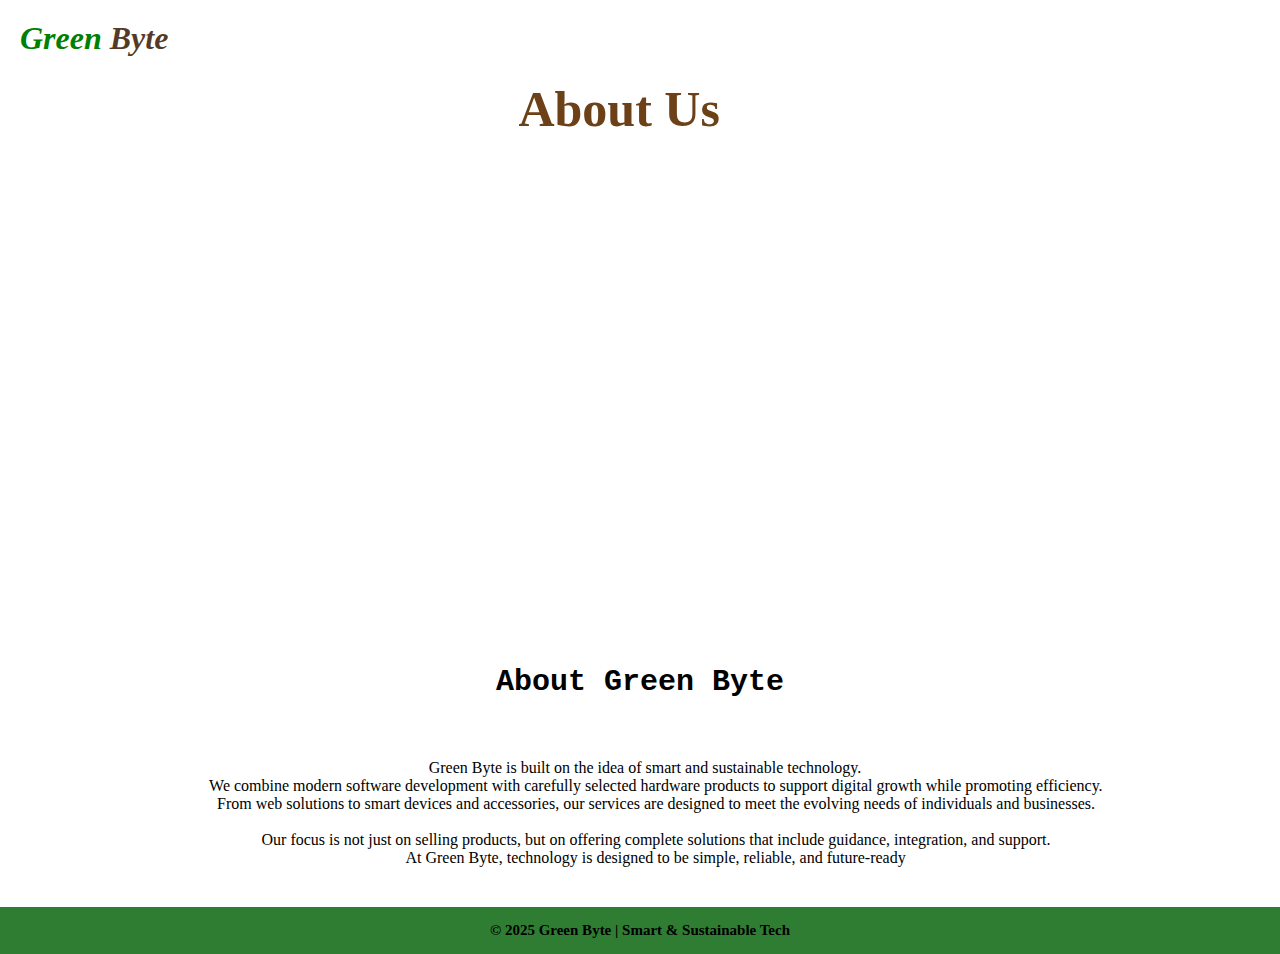
<file: about.html>
<!DOCTYPE html>
<html lang="en">
<head>
    <title>About</title>
    <link rel="stylesheet" href="style.css">
   
</head>

<body>
    <header class="body1">
        <div class="logo1"><h1> <i><span style="color: green; ">Green </span> <span style="color: rgba(64, 30, 6, 0.879); ">Byte </span></i></h1></div>
        <div><h1 class="about">About Us</h1></div>
    </header>
     <h2 class="head1">About Green Byte</h2>
    <pre class="pre1">Green Byte is built on the idea of smart and sustainable technology.
        We combine modern software development with carefully selected hardware products to support digital growth while promoting efficiency.
        From web solutions to smart devices and accessories, our services are designed to meet the evolving needs of individuals and businesses.

        Our focus is not just on selling products, but on offering complete solutions that include guidance, integration, and support.
        At Green Byte, technology is designed to be simple, reliable, and future-ready</pre>
      <footer>
            <p>© 2025 Green Byte | Smart & Sustainable Tech</p>
        </footer>
</body>
</html>
</file>
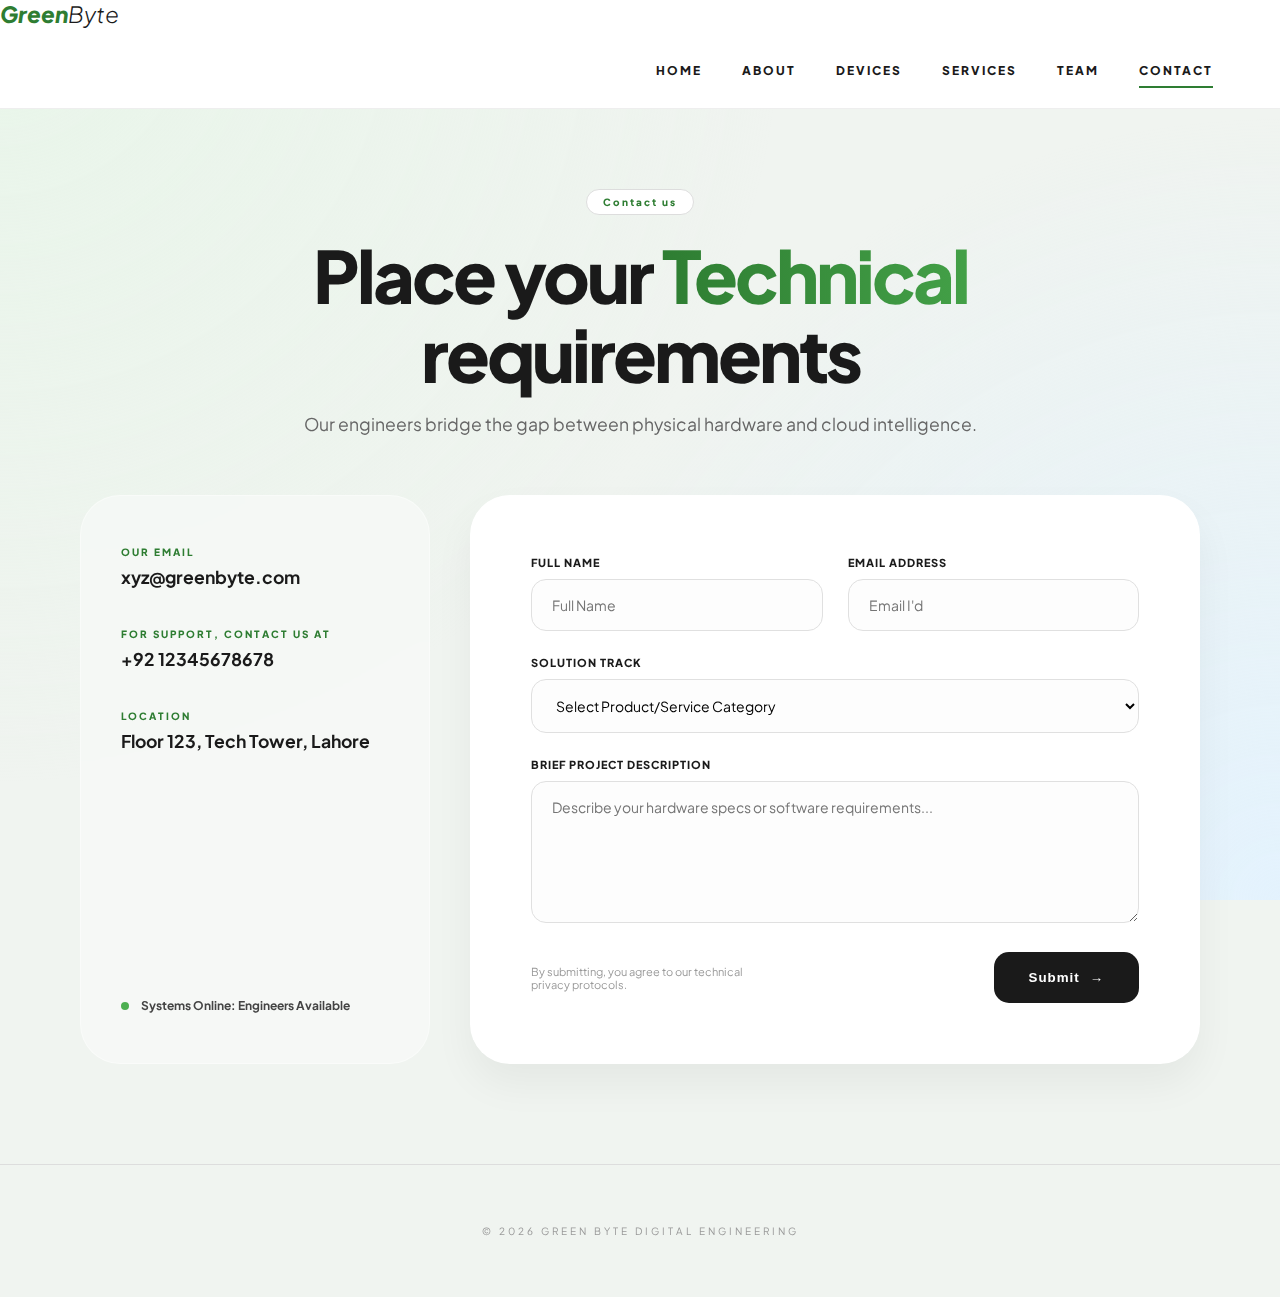
<file: contact.html>
<!DOCTYPE html>
<html lang="en">
<head>
    <meta charset="UTF-8">
    <meta name="viewport" content="width=device-width, initial-scale=1.0">
    <title>Contact | Green Byte</title>
    <link rel="stylesheet" href="styleservices.css">
    <link rel="stylesheet" href="contact.css">
</head>
<body>
    <div class="mesh-gradient"></div>

    <header class="main-header">
        <div class="logo">
            <h1><i><span class="green">Green</span><span class="byte">Byte</span></i></h1>
        </div>
        <nav class="nav-bar">
            <ul>
                <li><a href="index.html">HOME</a></li>
                <li><a href="about.html">ABOUT</a></li>
                <li><a href="devices.html">DEVICES</a></li>
                <li><a href="services.html">SERVICES</a></li>
                <li><a href="team.html">TEAM</a></li>
                <li><a href="contact.html" class="active">CONTACT</a></li>
            </ul>
        </nav>
    </header>

    <section class="hero-section">
        <div class="badge">Contact us</div>
        <h1>Place your <span class="text-gradient">Technical</span> requirements</h1>
        <p>Our engineers bridge the gap between physical hardware and cloud intelligence.</p>
    </section>

    <main class="contact-grid-system">
        
        <aside class="contact-sidebar">
            <div class="info-block">
                <span class="label">Our Email <Address></Address></span>
                <p class="data">xyz@greenbyte.com</p>
            </div>
            <div class="info-block">
                <span class="label">For Support, Contact us at</span>
                <p class="data">+92 12345678678</p>
            </div>
            <div class="info-block">
                <span class="label">Location</span>
                <p class="data">Floor 123, Tech Tower, Lahore</p>
            </div>
            
            <div class="availability-status">
                <div class="pulse-dot"></div>
                <span>Systems Online: Engineers Available</span>
            </div>
        </aside>

        <section class="form-container-glass">
            <form action="#">
                <div class="input-row">
                    <div class="input-group">
                        <label>Full Name</label>
                        <input type="text" placeholder="Full Name" required>
                    </div>
                    <div class="input-group">
                        <label>Email Address</label>
                        <input type="email" placeholder="Email I'd" required>
                    </div>
                </div>

                <div class="input-group">
                    <label>Solution Track</label>
                    <select required>
                        <option value="" disabled selected>Select Product/Service Category</option>
                        <optgroup label="Hardware Engineering">
                             <option>Laptop</option>
                            <option>Mobile Phone</option>
                            <option>Wireless Earbuds</option>
                            <option>Headphone</option>
                            <option>Fast Charger</option>
                            <option>Power Bank</option>
                            <option>Smart Watches</option>
                            <option>Bluetooth Speakers</option>
                            <option>Wireless Mouse</option>
                        </optgroup>
                        <optgroup label="Software Solutions">
                            <option>Web Development</option>
                            <option>Mobile App Development</option>
                            <option>Cybersecurity Services</option>
                            <option>Software Development</option>
                            <option>Cloud Solutions</option>
                        </optgroup>
                    </select>
                </div>

                <div class="input-group">
                    <label>Brief Project Description</label>
                    <textarea rows="6" placeholder="Describe your hardware specs or software requirements..."></textarea>
                </div>

                <div class="form-footer">
                    <p class="disclaimer">By submitting, you agree to our technical privacy protocols.</p>
                    <button type="submit" class="prime-btn">Submit<span>→</span></button>
                </div>
            </form>
        </section>
    </main>

    <footer class="minimal-footer">
        <p>&copy; 2026 GREEN BYTE DIGITAL ENGINEERING</p>
    </footer>
</body>
</html>
</file>
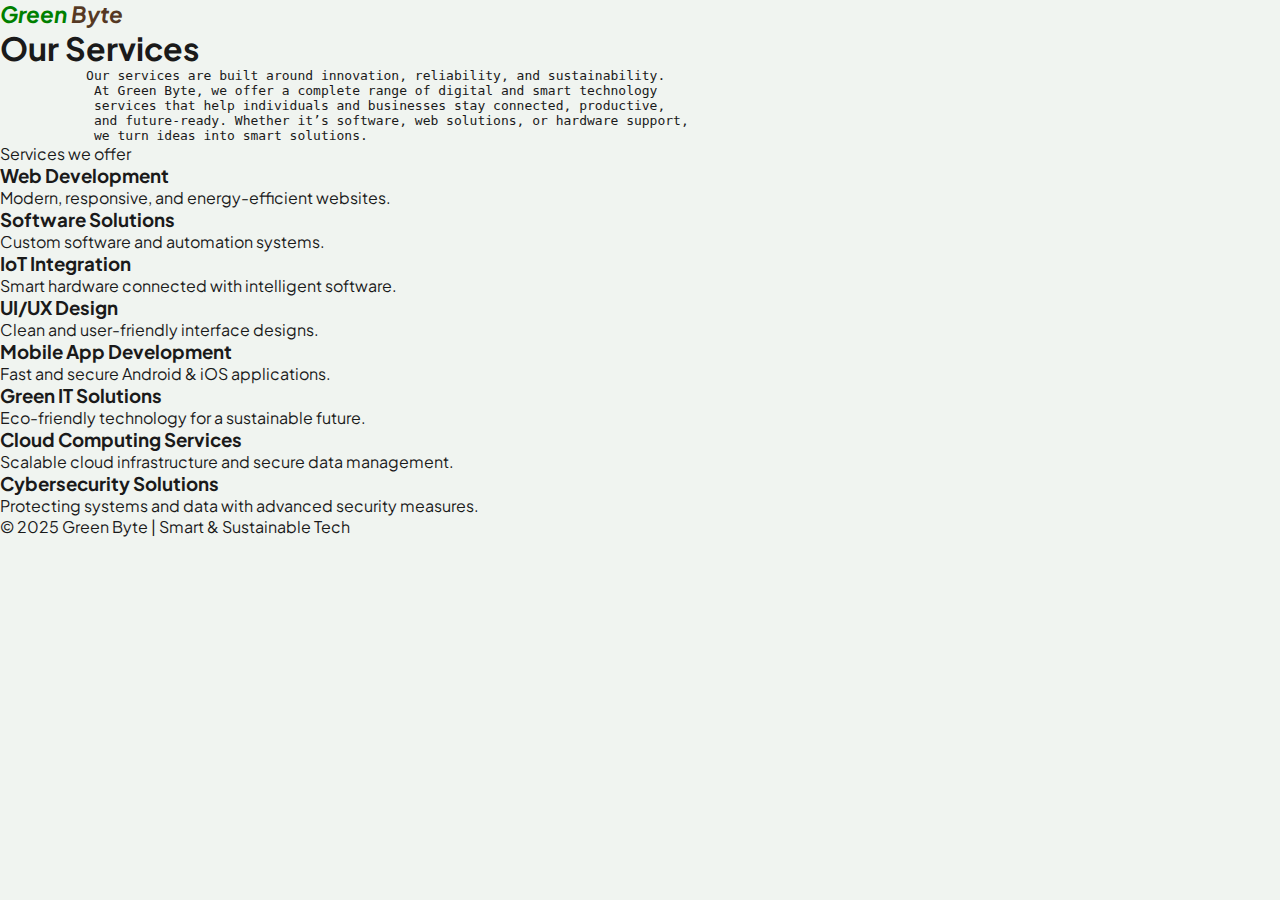
<file: services.html>
<!DOCTYPE html>
<html lang="en">
<head>
    <link rel="stylesheet" href="styleservices.css">
    <title>Services</title>
</head>
<body>
    <header class="header">
         <div class="logo"><h1> <i><span style="color: green; ">Green </span> <span style="color: rgba(64, 30, 6, 0.879); ">Byte </span></i></h1></div>
         <div><h1 class="h1">Our Services</h1></div>
         <pre class="pre">           Our services are built around innovation, reliability, and sustainability.
            At Green Byte, we offer a complete range of digital and smart technology 
            services that help individuals and businesses stay connected, productive,
            and future-ready. Whether it’s software, web solutions, or hardware support,
            we turn ideas into smart solutions.</pre>
            
    </header>

<section class="services">
    <div class="center">
            <p>Services we offer</p>
         </div>
  <div class="service-container">

    <div class="service-card">
      <h3>Web Development</h3>
      <p>Modern, responsive, and energy-efficient websites.</p>
    </div>

    <div class="service-card">
      <h3>Software Solutions</h3>
      <p>Custom software and automation systems.</p>
    </div>

    <div class="service-card">
      <h3>IoT Integration</h3>
      <p>Smart hardware connected with intelligent software.</p>
    </div>

    <div class="service-card">
      <h3>UI/UX Design</h3>
      <p>Clean and user-friendly interface designs.</p>
    </div>

    <div class="service-card">
      <h3>Mobile App Development</h3>
      <p>Fast and secure Android & iOS applications.</p>
    </div>

    <div class="service-card">
      <h3>Green IT Solutions</h3>
      <p>Eco-friendly technology for a sustainable future.</p>
    </div>
    <div class="service-card">
  <h3>Cloud Computing Services</h3>
  <p>Scalable cloud infrastructure and secure data management.</p>
</div>

<div class="service-card">
  <h3>Cybersecurity Solutions</h3>
  <p>Protecting systems and data with advanced security measures.</p>
</div>
  </div>
</section>

<footer>
     <p>© 2025 Green Byte | Smart & Sustainable Tech</p>
</footer> 
</body>
</html>
</file>
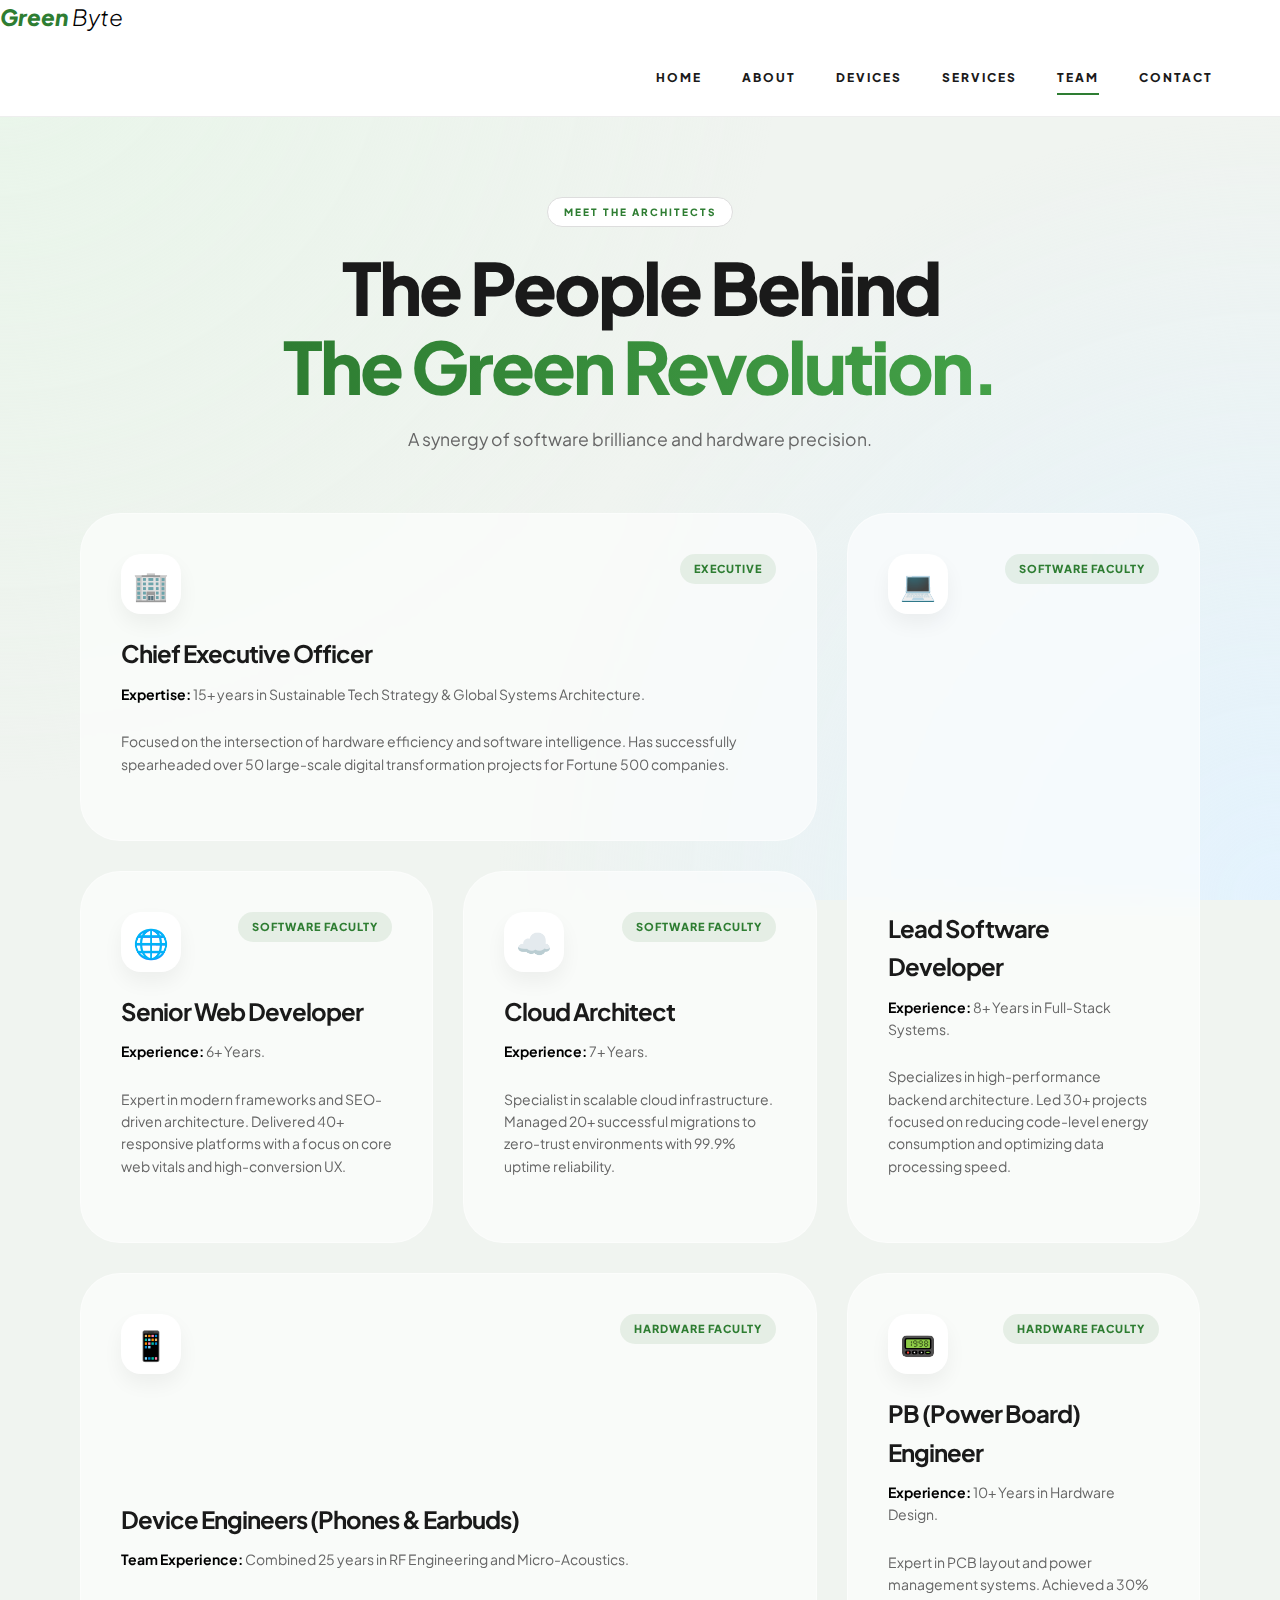
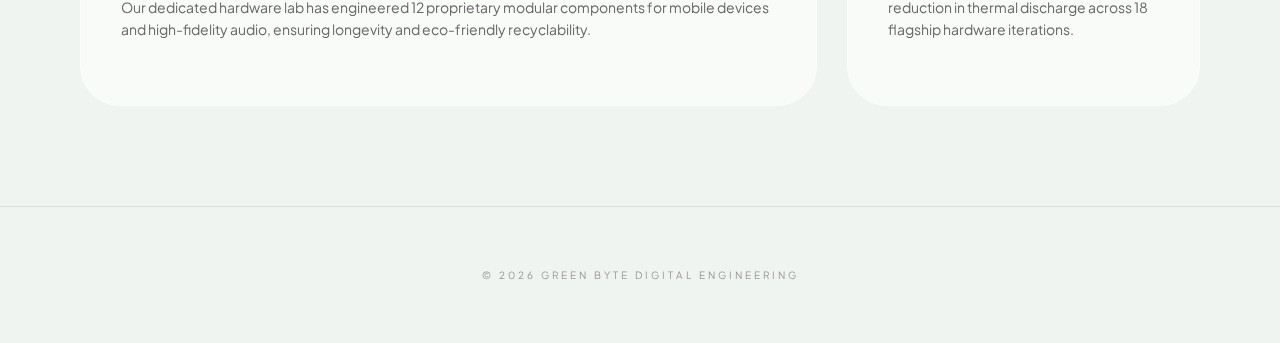
<file: team.html>
<!DOCTYPE html>
<html lang="en">
<head>
    <meta charset="UTF-8">
    <meta name="viewport" content="width=device-width, initial-scale=1.0">
    <title>Our Team | Green Byte</title>
    <link rel="stylesheet" href="team.css">
    <link rel="stylesheet" href="styleservices.css">
</head>
<body>

    <div class="mesh-gradient"></div>

    <header class="main-header">
        <div class="logo">
            <h1><i><span class="green">Green</span> <span class="byte">Byte</span></i></h1>
        </div>
        <nav class="nav-bar">
            <ul>
                <li><a href="index.html">HOME</a></li>
                <li><a href="about.html">ABOUT</a></li>
                <li><a href="devices.html">DEVICES</a></li>
                <li><a href="services.html">SERVICES</a></li>
                <li><a href="team.html" class="active">TEAM</a></li>
                <li><a href="contact.html">CONTACT</a></li>
            </ul>
        </nav>
    </header>

    <section class="hero-section">
        <div class="badge">MEET THE ARCHITECTS</div>
        <h1>The People Behind<br><span class="text-gradient">The Green Revolution.</span></h1>
        <p>A synergy of software brilliance and hardware precision.</p>
    </section>

 <main class="bento-container">
        
        <div class="glass-card wide">
            <div class="card-head">
                <div class="icon-box">🏢</div>
                <span class="price-tag">EXECUTIVE</span>
            </div>
            <div class="card-info">
                <h3>Chief Executive Officer</h3>
                <p><b>Expertise:</b> 15+ years in Sustainable Tech Strategy & Global Systems Architecture.</p>
                <p>Focused on the intersection of hardware efficiency and software intelligence. Has successfully spearheaded over 50 large-scale digital transformation projects for Fortune 500 companies.</p>
            </div>
        </div>

        <div class="glass-card tall">
            <div class="card-head">
                <div class="icon-box">💻</div>
                <span class="price-tag">SOFTWARE FACULTY</span>
            </div>
            <div class="card-info">
                <h3>Lead Software Developer</h3>
                <p><b>Experience:</b> 8+ Years in Full-Stack Systems.</p>
                <p>Specializes in high-performance backend architecture. Led 30+ projects focused on reducing code-level energy consumption and optimizing data processing speed.</p>
            </div>
        </div>

        <div class="glass-card">
            <div class="card-head">
                <div class="icon-box">🌐</div>
                <span class="price-tag">SOFTWARE FACULTY</span>
            </div>
            <div class="card-info">
                <h3>Senior Web Developer</h3>
                <p><b>Experience:</b> 6+ Years.</p>
                <p>Expert in modern frameworks and SEO-driven architecture. Delivered 40+ responsive platforms with a focus on core web vitals and high-conversion UX.</p>
            </div>
        </div>

        <div class="glass-card">
            <div class="card-head">
                <div class="icon-box">☁️</div>
                <span class="price-tag">SOFTWARE FACULTY</span>
            </div>
            <div class="card-info">
                <h3>Cloud Architect</h3>
                <p><b>Experience:</b> 7+ Years.</p>
                <p>Specialist in scalable cloud infrastructure. Managed 20+ successful migrations to zero-trust environments with 99.9% uptime reliability.</p>
            </div>
        </div>

        <div class="glass-card wide">
            <div class="card-head">
                <div class="icon-box">📱</div>
                <span class="price-tag">HARDWARE FACULTY</span>
            </div>
            <div class="card-info">
                <h3>Device Engineers (Phones & Earbuds)</h3>
                <p><b>Team Experience:</b> Combined 25 years in RF Engineering and Micro-Acoustics.</p>
                <p>Our dedicated hardware lab has engineered 12 proprietary modular components for mobile devices and high-fidelity audio, ensuring longevity and eco-friendly recyclability.</p>
            </div>
        </div>

        <div class="glass-card">
            <div class="card-head">
                <div class="icon-box">📟</div>
                <span class="price-tag">HARDWARE FACULTY</span>
            </div>
            <div class="card-info">
                <h3>PB (Power Board) Engineer</h3>
                <p><b>Experience:</b> 10+ Years in Hardware Design.</p>
                <p>Expert in PCB layout and power management systems. Achieved a 30% reduction in thermal discharge across 18 flagship hardware iterations.</p>
            </div>
        </div>

    </main>

    <footer class="minimal-footer">
        <p>© 2026 Green Byte Digital Engineering</p>
    </footer>

</body>
</html>
</file>
<file: style.css>
*{
    margin: 0%;
}
body
{
  background-color:rgb(255, 255, 255); 
}      
.decor
{
   display: flex;
   text-align: center; 
   text-indent: 50px;
   font-family: 'Courier New', Courier, monospace;
   font-weight: bolder;
   color: rgba(19, 6, 4, 0.943);
   justify-content: space-between;
   margin-right: 40px;
   position: sticky;
}
h1
{
    font-weight:900;
}
nav a
{
    color:rgb(8, 4, 4);
    font-size: larger;
    justify-content: flex-end; 
    text-decoration: none;
    margin-top: 50px;
}
a:hover
{
    color: rgb(98, 42, 7);
}
.logo
{
    justify-content: flex-start;
    margin: auto;
    margin-left: 0px; 
    font-weight: bolder;

}
.display
{
  display: flex;         
  gap: 10px;
  border-style: ridge ;
  margin-top: auto;
  height: 50vh;
  }

.img1
{

    height: 30vh;           
    margin: 30px;
    width: 250px; 
    border-radius: 12px;
    transform: rotate(3deg);
}
.img2
{
    height: 30vh;           
    margin: 30px;
    width: 250px; 
    border-radius: 12px;
    transform: rotate(3deg); 
}
.img3
{
    height: 30vh; 
    width: 250px;          
    margin: 30px;
    border-radius: 12px;
    transform: rotate(3deg); 
}
.img4
{
    height: 30vh; 
    width: 250px;          
    margin: 30px;
    border-radius: 12px;
    transform: rotate(3deg); 
}
header{
     height: 70vh;
     
    background:
        linear-gradient(rgba(47,125,50,0.8), rgba(109,76,65,0.7)),
        url("https://images.unsplash.com/photo-1501004318641-b39e6451bec6");
    background-size: cover;
    background-position: center ;
    
    color: white;
    margin: 0px;
}
.para
{
    text-align: center;
    font-style:oblique;
    padding-top: 100px ;
    text-align: center;
    margin: auto;
}
h2
{
    font-size:50px;
    text-align: center;
    padding-bottom: 20px;
    margin-top: 5px;
}
.para p
{
margin-top: auto;
}
.para a
{
    margin-top: 12px;
    display: inline-block;
    background: #ffffff;
    color: #2f7d32;
    padding: 12px 25px;
    text-decoration: none;
    border-radius: 25px;
    font-weight: bold;
}
footer
{
    text-align: center;
    background-color: #2f7d32;
    padding: 15px;
    font-size: 15px;
    font-weight: bold;
    margin: auto;
}
h3
{
 text-align: center;
 padding: 12px;
 font-display: block;
 font-weight: bolder;
}
.contact 
{
    text-align: center;
    background-image: url("https://encrypted-tbn0.gstatic.com/images?q=tbn:ANd9GcT2s-OTp-9-fq3WXzV92yQRg4Sq4_jzYEp74g&s");
    background-size: cover;
    padding: 12px;
   text-indent: 20px;
   color: rgb(39, 29, 11);
}
.email
{

    text-align: left;
    padding-left: 300px;
    text-indent: 20px;
}
.phone
{
    text-align: left;
    padding-left:700px;
    text-indent: 20px;
}
.location
{
   text-align: center;
    text-indent: 20px;
}
.about
{
    color:rgba(97, 51, 8, 0.932);
    font-size:50px;
    text-align: center;
    padding: 10px;
    margin: 70px;
    padding-left: 260px;
    
}
.body1
{
    display: flex;
    background-image: url("https://images.unsplash.com/photo-1546146830-2cca9512c68e?w=600&auto=format&fit=crop&q=60&ixlib=rb-4.1.0&ixid=M3wxMjA3fDB8MHxzZWFyY2h8NDd8fHByb2dyYW1taW5nfGVufDB8fDB8fHww");
    background-size: cover;
}
.pre1
{
    text-align: center;
    color:rgb(0, 0, 0);
    padding: 30px;
    padding-bottom: 40px;
    font-family: 'Times New Roman', Times, serif;
    text-indent: 10px;
}
.logo1
{
    text-align: left;
    padding: 20px ;
}
.head1
{
   text-align: center;
   font-size: 30px;
   padding: 30px;
   font-family: 'Courier New', Courier, monospace;

}
</file>
<file: styleservices.css>
@import url('https://fonts.googleapis.com/css2?family=Plus+Jakarta+Sans:wght@300;500;700;800&display=swap');

:root {
    --primary: #2e7d32;
    --accent: #1a1a1a;
    --glass: rgba(255, 255, 255, 0.6);
    --border: rgba(255, 255, 255, 0.4);
    --shadow: 0 20px 40px rgba(0,0,0,0.05);
}

* { margin: 0; padding: 0; box-sizing: border-box; }

body {
    font-family: 'Plus Jakarta Sans', sans-serif;
    background: #f0f4f0;
    color: var(--accent);
    overflow-x: hidden;
}

/* --- ANIMATED MESH BACKGROUND --- */
.mesh-gradient {
    position: fixed;
    top: 0; left: 0; width: 100%; height: 100%;
    background: radial-gradient(circle at 0% 0%, #e8f5e9 0%, transparent 50%),
                radial-gradient(circle at 100% 100%, #e3f2fd 0%, transparent 50%);
    z-index: -1;
}
/* ================= NAVBAR ================= */
.main-header {
    position: sticky;
    top: 0;
    z-index: 1000;
    background: #ffffff;
    border-bottom: 1px solid #eee;
    width: 190%; /* Ensures it spans full width */
}

/* container */
.nav-bar {
    max-width: 1200px;
    margin: 0 auto;
    padding: 0 40px;
    height: 80px; /* Fixed height helps keep things on one line */
    
    display: flex;
    align-items: center;
    justify-content: space-between; /* This forces Logo Left and Nav Right */
    flex-wrap: nowrap; /* Prevents the nav from dropping to a second line */
}

/* -------- LOGO LEFT -------- */
.logo {
    display: flex;
    align-items: center;
    flex-shrink: 0;
}

.logo h1 {
    font-size: 1.4rem;
    margin: 0;
    white-space: nowrap; /* Keeps "Green Byte" on one line */
}
.green {
    color: var(--primary);
    font-weight: 800;
}

.byte {
    color: var(--black);
    font-weight: 300; /* As per your original style */
}

/* -------- NAV RIGHT -------- */
.nav-bar ul {
    list-style: none;
    display: flex;
    gap: 40px; 
    margin: 0;
    padding: 0;
    align-items: center;
}

.nav-bar a {
    text-decoration: none;
    color: var(--accent);
    font-size: 12px;
    font-weight: 800;
    letter-spacing: 2px;
    text-transform: uppercase;
    position: relative;
    padding: 10px 0;
    white-space: nowrap; /* Prevents menu items like "CONTACT" from breaking */
}

/* Underline Animation (matching your video) */
.nav-bar a::after {
    content: '';
    position: absolute;
    bottom: 0;
    left: 0;
    width: 100%; /* Spans full width of text, not just a small bar */
    height: 2px;
    background-color: var(--primary);
    transform: scaleX(0);
    transition: transform 0.3s ease;
}

.nav-bar a:hover::after,
.nav-bar a.active::after {
    transform: scaleX(1);
}

/* --- HERO --- */
.hero-section {
    padding: 80px 8% 60px; text-align: center;
}

.badge {
    display: inline-block; padding: 6px 16px; border-radius: 50px;
    background: white; border: 1px solid #ddd; font-size: 10px;
    font-weight: 800; letter-spacing: 2px; margin-bottom: 20px;
    color: var(--primary);
}

.hero-section h1 {
    font-size: clamp(2.5rem, 6vw, 4.5rem); line-height: 1.1;
    letter-spacing: -3px; font-weight: 800;
}

.text-gradient {
    background: linear-gradient(90deg, #2e7d32, #43a047);
    background-clip: text;
    -webkit-background-clip: text;
    color: transparent;
}


.hero-section p { font-size: 1.1rem; color: #666; margin-top: 20px; }

/* --- BENTO GRID --- */
.bento-container {
    max-width: 1200px; margin: 0 auto 100px;
    display: grid; grid-template-columns: repeat(3, 1fr);
    grid-auto-rows: minmax(280px, auto); gap: 30px; padding: 0 40px;
}

.glass-card {
    background: var(--glass); border: 1px solid var(--border);
    backdrop-filter: blur(15px); border-radius: 40px;
    padding: 40px; display: flex; flex-direction: column;
    justify-content: space-between; transition: 0.5s cubic-bezier(0.2, 1, 0.3, 1);
}

.glass-card.wide { grid-column: span 2; }
.glass-card.tall { grid-row: span 2; }

/* --- CARD INTERNALS --- */
.card-head { display: flex; justify-content: space-between; align-items: flex-start; margin-bottom: 20px; }

.icon-box {
    width: 60px; height: 60px; border-radius: 20px;
    display: flex; align-items: center; justify-content: center;
    font-size: 1.8rem; background: white; box-shadow: 0 10px 20px rgba(0,0,0,0.05);
}

.price-tag {
    font-size: 11px; font-weight: 800; color: var(--primary);
    background: rgba(46, 125, 50, 0.1); padding: 6px 14px; border-radius: 50px;
}

.card-info h3 { font-size: 1.5rem; letter-spacing: -1px; margin-bottom: 10px; }
.card-info p { font-size: 14px; color: #666; line-height: 1.6; margin-bottom: 25px; }

.cta-link {
    text-decoration: none; color: var(--primary); font-weight: 800;
    font-size: 12px; letter-spacing: 1px; transition: 0.3s;
    display: inline-block;
}

.cta-link span { transition: 0.3s; display: inline-block; }
.cta-link:hover span { transform: translateX(5px); }

/* --- HOVER MAGIC --- */
.glass-card:hover {
    transform: translateY(-10px); background: white;
    box-shadow: 0 40px 80px rgba(0,0,0,0.08); border-color: var(--primary);
}

/* --- FOOTER --- */
.minimal-footer {
    padding: 60px; text-align: center; border-top: 1px solid #ddd;
    font-size: 10px; letter-spacing: 3px; color: #999;
}

/* --- RESPONSIVE --- */
@media (max-width: 992px) {
    .bento-container { grid-template-columns: 1fr 1fr; }
    .glass-card.wide { grid-column: span 1; }
}

@media (max-width: 650px) {
    .bento-container { grid-template-columns: 1fr; }
}
</file>
<file: contact.css>
/* --- CONTACT LAYOUT SYSTEM --- */
.contact-grid-system {
    max-width: 1200px;
    margin: 0 auto 100px;
    display: grid;
    grid-template-columns: 350px 1fr;
    gap: 40px;
    padding: 0 40px;
}

/* --- SIDEBAR STYLING --- */
.contact-sidebar {
    background: rgba(255, 255, 255, 0.4);
    border: 1px solid var(--border);
    backdrop-filter: blur(15px);
    border-radius: 40px;
    padding: 50px 40px;
    display: flex;
    flex-direction: column;
    gap: 40px;
}

.info-block .label {
    display: block;
    font-size: 10px;
    font-weight: 800;
    text-transform: uppercase;
    letter-spacing: 2px;
    color: var(--primary);
    margin-bottom: 8px;
}

.info-block .data {
    font-size: 1.1rem;
    font-weight: 700;
    color: var(--accent);
}

.availability-status {
    margin-top: auto;
    display: flex;
    align-items: center;
    gap: 12px;
    font-size: 12px;
    font-weight: 700;
    color: #444;
}

.pulse-dot {
    width: 8px; height: 8px;
    background: #4caf50;
    border-radius: 50%;
    box-shadow: 0 0 0 rgba(76, 175, 80, 0.4);
    animation: pulse 2s infinite;
}

@keyframes pulse {
    0% { box-shadow: 0 0 0 0 rgba(76, 175, 80, 0.7); }
    70% { box-shadow: 0 0 0 10px rgba(76, 175, 80, 0); }
    100% { box-shadow: 0 0 0 0 rgba(76, 175, 80, 0); }
}

/* --- FORM CONTAINER --- */
.form-container-glass {
    background: white;
    border-radius: 40px;
    padding: 60px;
    box-shadow: var(--shadow);
    border: 1px solid var(--border);
}

.input-row {
    display: grid;
    grid-template-columns: 1fr 1fr;
    gap: 25px;
}

.input-group {
    margin-bottom: 25px;
}

.input-group label {
    display: block;
    font-size: 11px;
    font-weight: 800;
    margin-bottom: 10px;
    text-transform: uppercase;
    letter-spacing: 1px;
}

input, select, textarea {
    width: 100%;
    padding: 16px 20px;
    border-radius: 15px;
    border: 1px solid #e0e0e0;
    background: #fdfdfd;
    font-family: inherit;
    font-size: 14px;
    transition: all 0.3s ease;
}

input:focus, select:focus, textarea:focus {
    border-color: var(--primary);
    background: white;
    box-shadow: 0 10px 30px rgba(46, 125, 50, 0.05);
    outline: none;
}

/* --- BUTTON & FOOTER --- */
.form-footer {
    display: flex;
    justify-content: space-between;
    align-items: center;
    margin-top: 20px;
}

.disclaimer { font-size: 11px; color: #999; max-width: 250px; }

.prime-btn {
    background: var(--accent);
    color: white;
    padding: 18px 35px;
    border-radius: 15px;
    border: none;
    font-weight: 800;
    letter-spacing: 1px;
    cursor: pointer;
    transition: 0.4s;
    display: flex;
    align-items: center;
    gap: 10px;
}

.prime-btn:hover {
    background: var(--primary);
    transform: translateX(5px);
}

/* --- RESPONSIVE --- */
@media (max-width: 1000px) {
    .contact-grid-system { grid-template-columns: 1fr; }
    .contact-sidebar { order: 2; padding: 40px; }
}

@media (max-width: 600px) {
    .input-row { grid-template-columns: 1fr; }
    .form-footer { flex-direction: column; gap: 20px; text-align: center; }
}
</file>
<file: team.css>
/* --- GOOGLE FONTS --- */
@import url('https://fonts.googleapis.com/css2?family=Plus+Jakarta+Sans:wght@300;500;700;800&display=swap');

:root {
    --primary: #2e7d32;
    --primary-glow: rgba(46, 125, 50, 0.2);
    --accent: #1a1a1a;
    --glass: rgba(255, 255, 255, 0.6);
    --border: rgba(255, 255, 255, 0.4);
    --black: #000000;
    --text-muted: #666;
}

/* --- RESET & BASE --- */
* { 
    margin: 0; 
    padding: 0; 
    box-sizing: border-box; 
}

body {
    font-family: 'Plus Jakarta Sans', sans-serif;
    background: #f0f4f0;
    color: var(--accent);
    overflow-x: hidden;
    line-height: 1.6;
}

/* --- ANIMATED MESH BACKGROUND --- */
.mesh-gradient {
    position: fixed;
    top: 0; 
    left: 0; 
    width: 100%; 
    height: 100%;
    background: radial-gradient(circle at 0% 0%, #e8f5e9 0%, transparent 50%),
                radial-gradient(circle at 100% 100%, #e3f2fd 0%, transparent 50%);
    z-index: -1;
}

/* --- HERO SECTION --- */
.hero-section {
    padding: 100px 8% 60px;
    text-align: center;
}

.badge {
    display: inline-block;
    padding: 8px 18px;
    border-radius: 50px;
    background: white;
    border: 1px solid #ddd;
    font-size: 10px;
    font-weight: 800;
    letter-spacing: 2px;
    margin-bottom: 25px;
    color: var(--primary);
}

.hero-section h1 {
    font-size: clamp(2.5rem, 6vw, 4rem);
    line-height: 1.1;
    letter-spacing: -2px;
    font-weight: 800;
}

.text-gradient {
    background: linear-gradient(90deg, var(--primary), var(--primary-light));
    background-clip: text;
    -webkit-background-clip: text;
    color: transparent;
    -webkit-text-fill-color: transparent;
}


.hero-section p {
    font-size: 1.1rem;
    color: var(--text-muted);
    margin-top: 20px;
    max-width: 700px;
    margin-left: auto;
    margin-right: auto;
}

/* --- BENTO GRID SYSTEM --- */
.bento-container {
    max-width: 1200px;
    margin: 0 auto 100px;
    display: grid;
    grid-template-columns: repeat(3, 1fr);
    grid-auto-rows: minmax(300px, auto);
    gap: 25px;
    padding: 0 40px;
}

/* --- GLASS CARDS --- */
.glass-card {
    background: var(--glass);
    border: 1px solid var(--border);
    backdrop-filter: blur(15px);
    border-radius: 40px;
    padding: 40px;
    display: flex;
    flex-direction: column;
    justify-content: flex-start;
    transition: all 0.5s cubic-bezier(0.2, 1, 0.3, 1);
}

.glass-card.wide { grid-column: span 2; }
.glass-card.tall { grid-row: span 2; }

/* Card Internals */
.card-head {
    display: flex;
    justify-content: space-between;
    align-items: center;
    margin-bottom: 30px;
}

.icon-box {
    width: 60px;
    height: 60px;
    border-radius: 20px;
    background: white;
    display: flex;
    align-items: center;
    justify-content: center;
    font-size: 1.8rem;
    box-shadow: 0 10px 25px rgba(0,0,0,0.05);
}

.price-tag {
    font-size: 10px;
    font-weight: 800;
    color: var(--primary);
    background: rgba(46, 125, 50, 0.1);
    padding: 7px 16px;
    border-radius: 50px;
    text-transform: uppercase;
    letter-spacing: 1px;
}

.card-info h3 {
    font-size: 1.6rem;
    letter-spacing: -0.5px;
    margin-bottom: 15px;
    color: var(--accent);
}

.card-info p {
    font-size: 14px;
    color: var(--text-muted);
    margin-bottom: 15px;
}

.card-info b {
    color: var(--black);
    font-weight: 700;
}

/* --- HOVER EFFECTS --- */
.glass-card:hover {
    transform: translateY(-12px);
    background: rgba(255, 255, 255, 0.95);
    box-shadow: 0 40px 80px rgba(0,0,0,0.08);
    border-color: var(--primary);
}

/* --- FOOTER --- */
.minimal-footer {
    padding: 80px 40px;
    text-align: center;
    border-top: 1px solid #ddd;
    font-size: 10px;
    letter-spacing: 3px;
    color: #999;
    text-transform: uppercase;
}

/* --- RESPONSIVE DESIGN --- */
@media (max-width: 1024px) {
    .bento-container {
        grid-template-columns: repeat(2, 1fr);
    }
}

@media (max-width: 768px) {
    .nav-bar {
        padding: 0 20px;
    }
    .nav-bar ul {
        display: none; /* Hide nav on mobile for simplicity, or use a hamburger menu */
    }
    .bento-container {
        grid-template-columns: 1fr;
        padding: 0 20px;
    }
    .glass-card.wide, .glass-card.tall {
        grid-column: span 1;
        grid-row: span 1;
    }
}
</file>
